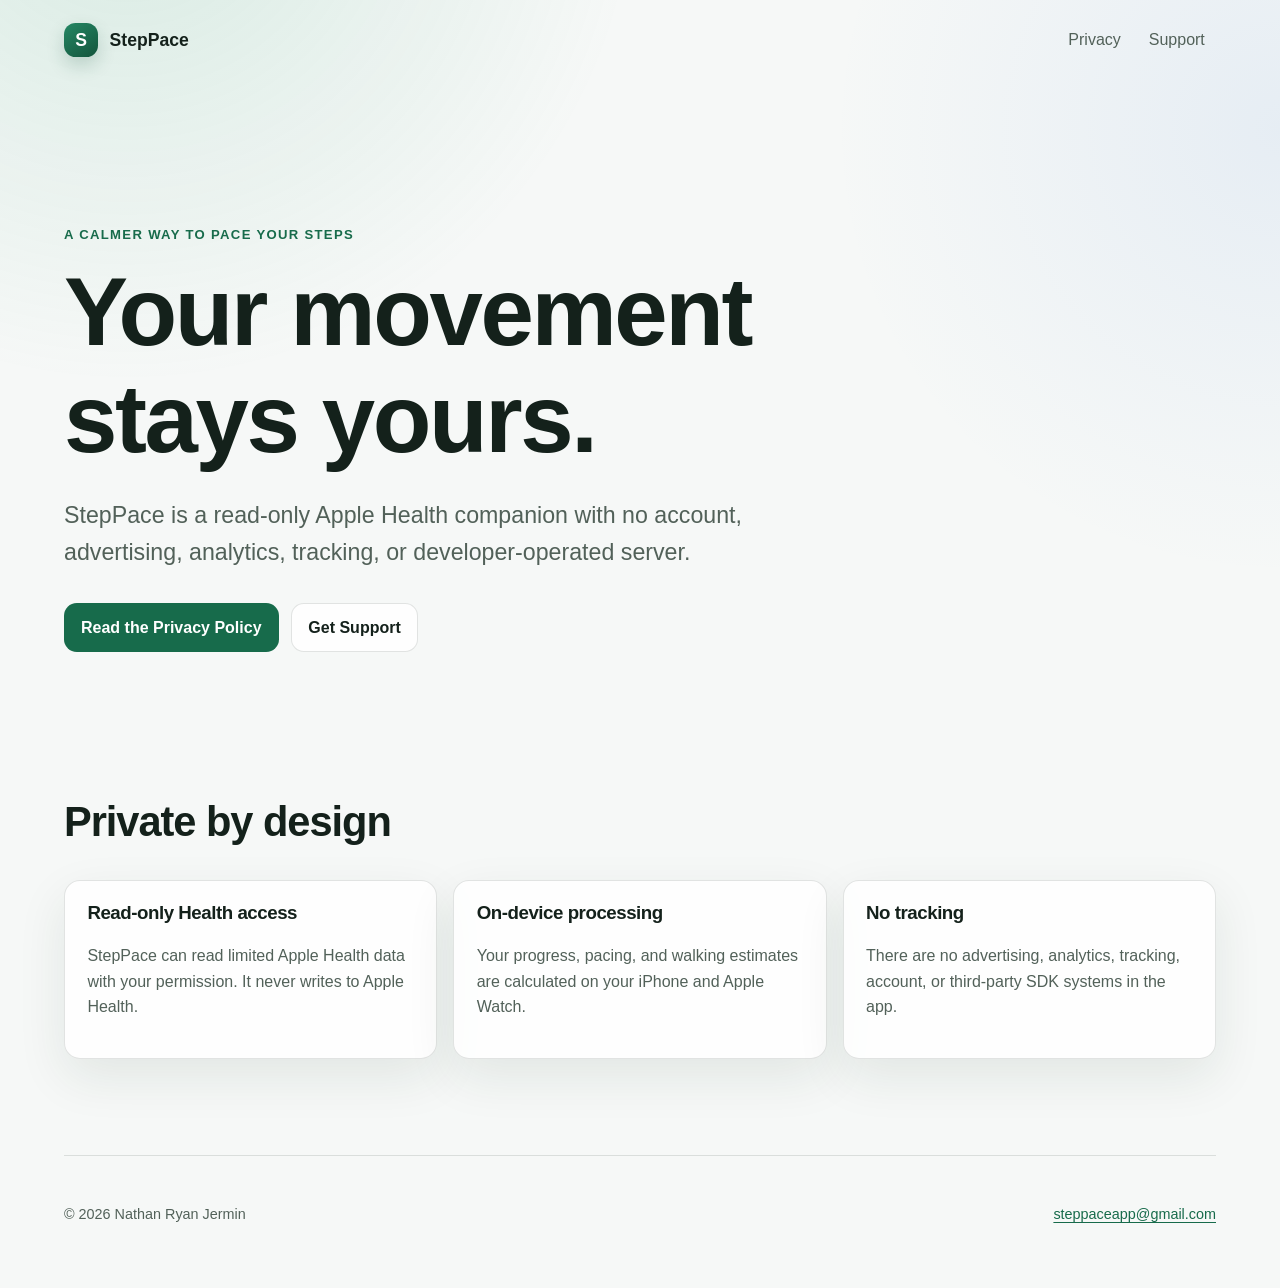
<file: index.html>
<!doctype html>
<html lang="en">
<head>
  <meta charset="utf-8">
  <meta name="viewport" content="width=device-width, initial-scale=1">
  <meta name="description" content="Official privacy and support information for StepPace.">
  <title>StepPace — Privacy and Support</title>
  <link rel="canonical" href="https://nathan-jermin02.github.io/steppace-support/">
  <link rel="stylesheet" href="./assets/styles.css">
</head>
<body>
  <header class="site-header">
    <a class="brand" href="./" aria-label="StepPace home">
      <span class="brand-mark" aria-hidden="true">S</span>
      <span>StepPace</span>
    </a>
    <nav aria-label="Primary">
      <a href="./privacy/">Privacy</a>
      <a href="./support/">Support</a>
    </nav>
  </header>

  <main>
    <section class="hero">
      <p class="eyebrow">A calmer way to pace your steps</p>
      <h1>Your movement stays yours.</h1>
      <p class="lede">StepPace is a read-only Apple Health companion with no account, advertising, analytics, tracking, or developer-operated server.</p>
      <div class="actions">
        <a class="button primary" href="./privacy/">Read the Privacy Policy</a>
        <a class="button secondary" href="./support/">Get Support</a>
      </div>
    </section>

    <section class="principles" aria-labelledby="principles-title">
      <h2 id="principles-title">Private by design</h2>
      <div class="card-grid">
        <article class="card">
          <h3>Read-only Health access</h3>
          <p>StepPace can read limited Apple Health data with your permission. It never writes to Apple Health.</p>
        </article>
        <article class="card">
          <h3>On-device processing</h3>
          <p>Your progress, pacing, and walking estimates are calculated on your iPhone and Apple Watch.</p>
        </article>
        <article class="card">
          <h3>No tracking</h3>
          <p>There are no advertising, analytics, tracking, account, or third-party SDK systems in the app.</p>
        </article>
      </div>
    </section>
  </main>

  <footer>
    <p>© 2026 Nathan Ryan Jermin</p>
    <p><a href="mailto:steppaceapp@gmail.com">steppaceapp@gmail.com</a></p>
  </footer>
</body>
</html>
</file>
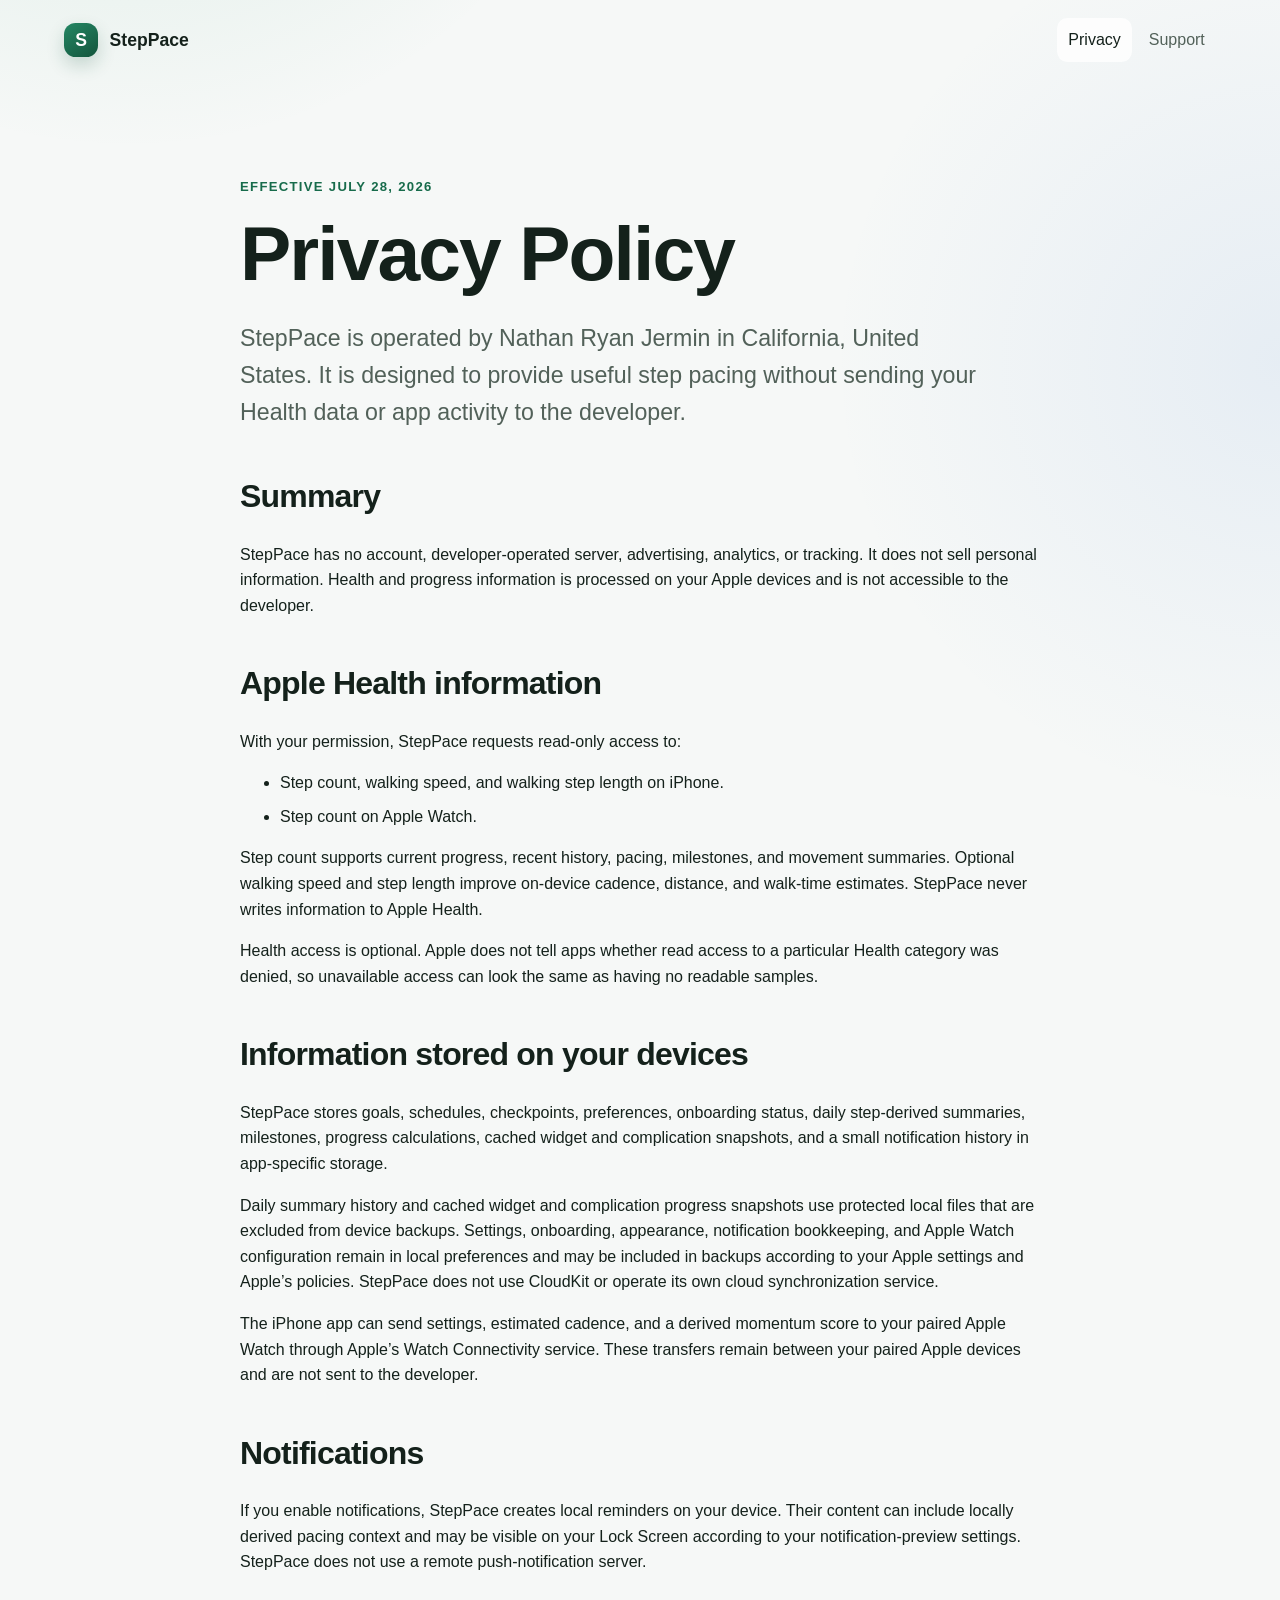
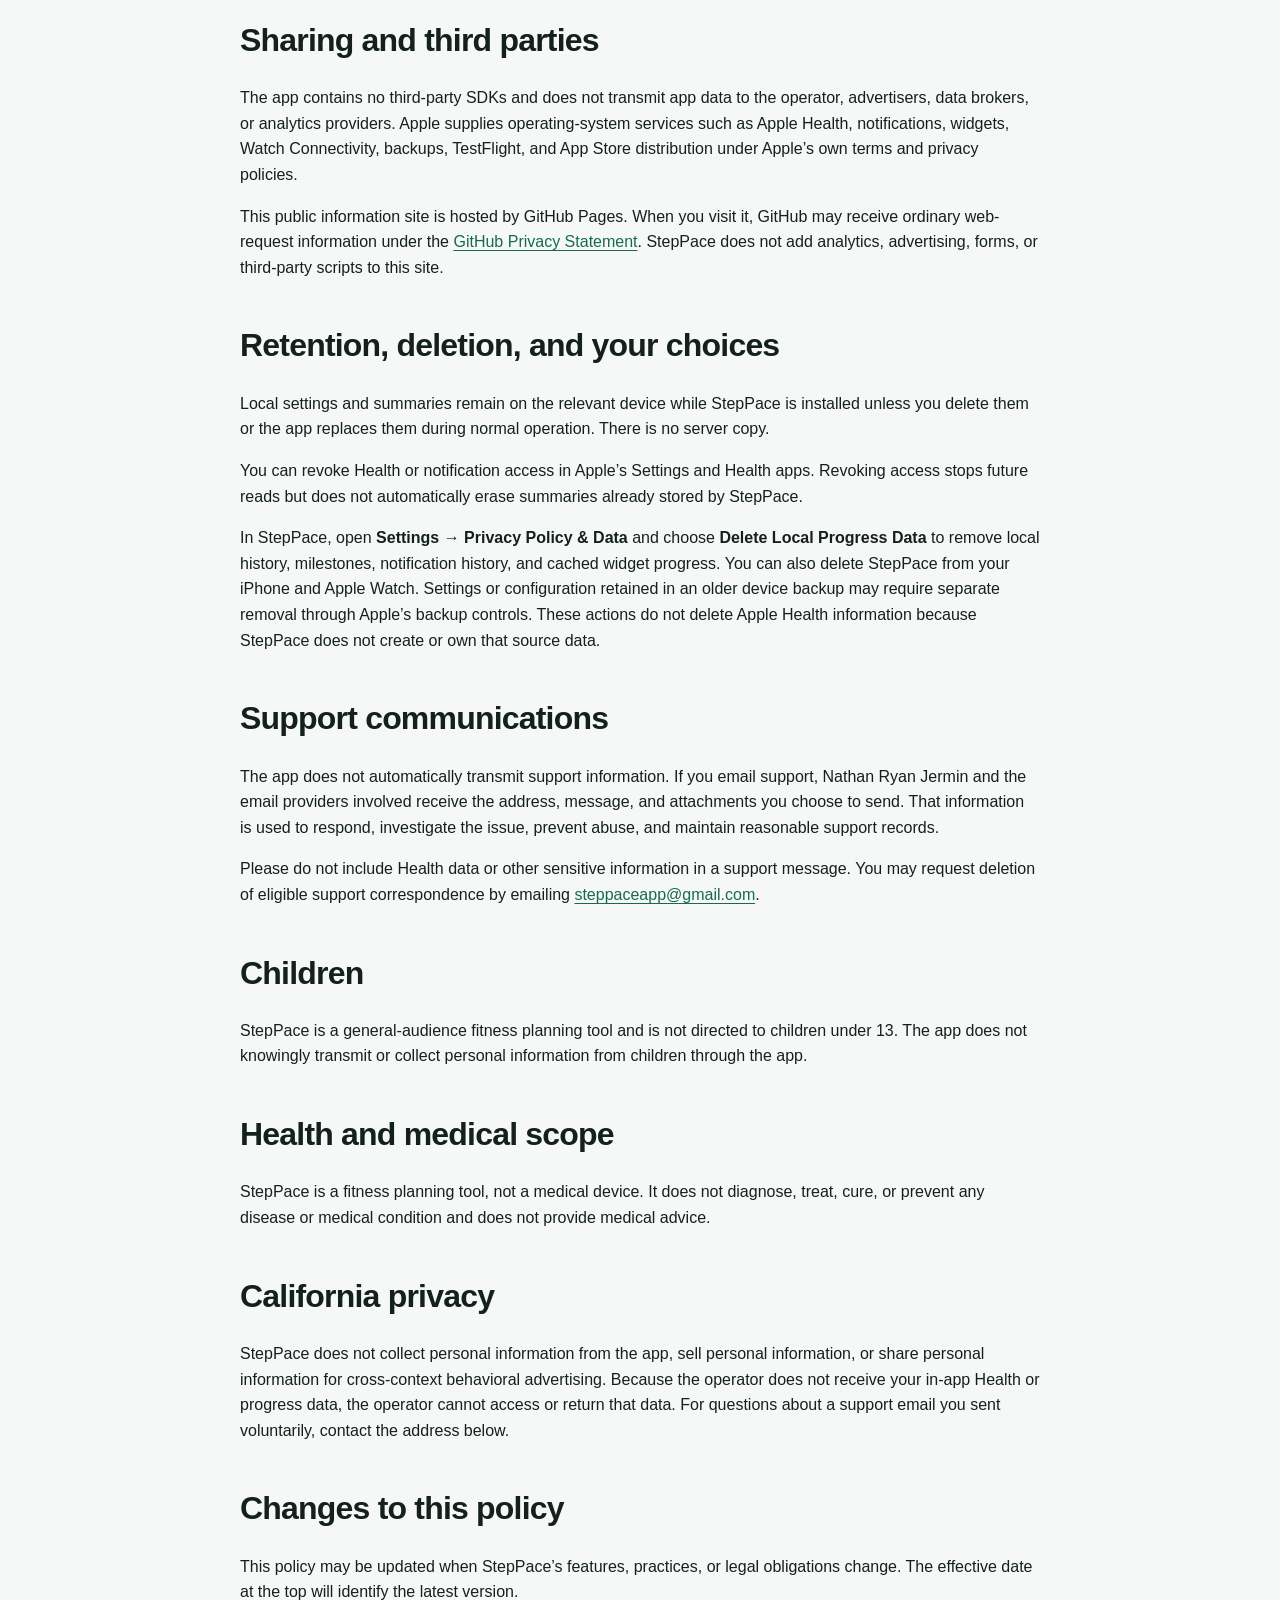
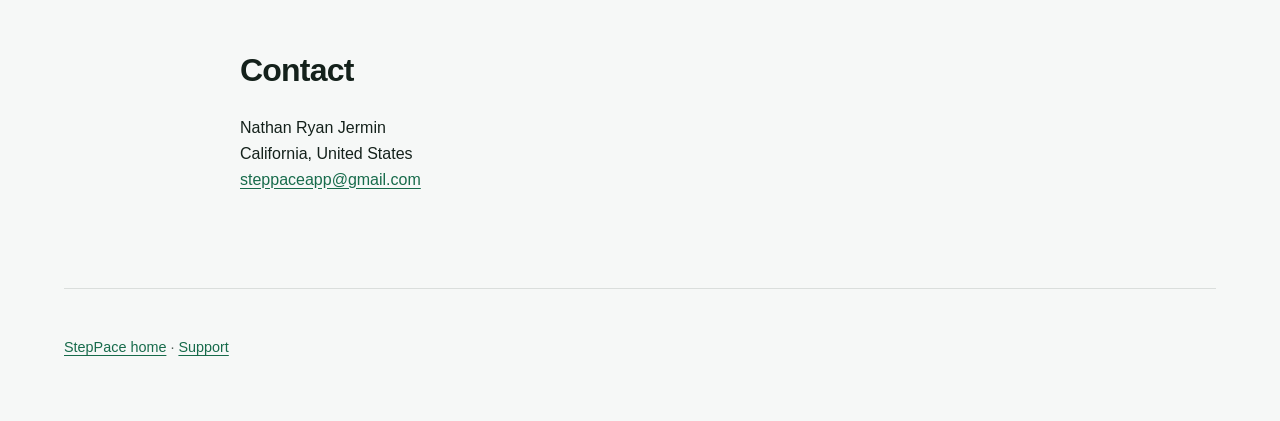
<file: privacy/index.html>
<!doctype html>
<html lang="en">
<head>
  <meta charset="utf-8">
  <meta name="viewport" content="width=device-width, initial-scale=1">
  <meta name="description" content="StepPace Privacy Policy.">
  <title>Privacy Policy — StepPace</title>
  <link rel="canonical" href="https://nathan-jermin02.github.io/steppace-support/privacy/">
  <link rel="stylesheet" href="../assets/styles.css">
</head>
<body>
  <header class="site-header">
    <a class="brand" href="../" aria-label="StepPace home">
      <span class="brand-mark" aria-hidden="true">S</span>
      <span>StepPace</span>
    </a>
    <nav aria-label="Primary">
      <a aria-current="page" href="./">Privacy</a>
      <a href="../support/">Support</a>
    </nav>
  </header>

  <main class="document">
    <p class="eyebrow">Effective July 28, 2026</p>
    <h1>Privacy Policy</h1>
    <p class="lede">StepPace is operated by Nathan Ryan Jermin in California, United States. It is designed to provide useful step pacing without sending your Health data or app activity to the developer.</p>

    <section>
      <h2>Summary</h2>
      <p>StepPace has no account, developer-operated server, advertising, analytics, or tracking. It does not sell personal information. Health and progress information is processed on your Apple devices and is not accessible to the developer.</p>
    </section>

    <section>
      <h2>Apple Health information</h2>
      <p>With your permission, StepPace requests read-only access to:</p>
      <ul>
        <li>Step count, walking speed, and walking step length on iPhone.</li>
        <li>Step count on Apple Watch.</li>
      </ul>
      <p>Step count supports current progress, recent history, pacing, milestones, and movement summaries. Optional walking speed and step length improve on-device cadence, distance, and walk-time estimates. StepPace never writes information to Apple Health.</p>
      <p>Health access is optional. Apple does not tell apps whether read access to a particular Health category was denied, so unavailable access can look the same as having no readable samples.</p>
    </section>

    <section>
      <h2>Information stored on your devices</h2>
      <p>StepPace stores goals, schedules, checkpoints, preferences, onboarding status, daily step-derived summaries, milestones, progress calculations, cached widget and complication snapshots, and a small notification history in app-specific storage.</p>
      <p>Daily summary history and cached widget and complication progress snapshots use protected local files that are excluded from device backups. Settings, onboarding, appearance, notification bookkeeping, and Apple Watch configuration remain in local preferences and may be included in backups according to your Apple settings and Apple’s policies. StepPace does not use CloudKit or operate its own cloud synchronization service.</p>
      <p>The iPhone app can send settings, estimated cadence, and a derived momentum score to your paired Apple Watch through Apple’s Watch Connectivity service. These transfers remain between your paired Apple devices and are not sent to the developer.</p>
    </section>

    <section>
      <h2>Notifications</h2>
      <p>If you enable notifications, StepPace creates local reminders on your device. Their content can include locally derived pacing context and may be visible on your Lock Screen according to your notification-preview settings. StepPace does not use a remote push-notification server.</p>
    </section>

    <section>
      <h2>Sharing and third parties</h2>
      <p>The app contains no third-party SDKs and does not transmit app data to the operator, advertisers, data brokers, or analytics providers. Apple supplies operating-system services such as Apple Health, notifications, widgets, Watch Connectivity, backups, TestFlight, and App Store distribution under Apple’s own terms and privacy policies.</p>
      <p>This public information site is hosted by GitHub Pages. When you visit it, GitHub may receive ordinary web-request information under the <a href="https://docs.github.com/en/site-policy/privacy-policies/github-general-privacy-statement">GitHub Privacy Statement</a>. StepPace does not add analytics, advertising, forms, or third-party scripts to this site.</p>
    </section>

    <section>
      <h2>Retention, deletion, and your choices</h2>
      <p>Local settings and summaries remain on the relevant device while StepPace is installed unless you delete them or the app replaces them during normal operation. There is no server copy.</p>
      <p>You can revoke Health or notification access in Apple’s Settings and Health apps. Revoking access stops future reads but does not automatically erase summaries already stored by StepPace.</p>
      <p>In StepPace, open <strong>Settings → Privacy Policy &amp; Data</strong> and choose <strong>Delete Local Progress Data</strong> to remove local history, milestones, notification history, and cached widget progress. You can also delete StepPace from your iPhone and Apple Watch. Settings or configuration retained in an older device backup may require separate removal through Apple’s backup controls. These actions do not delete Apple Health information because StepPace does not create or own that source data.</p>
    </section>

    <section>
      <h2>Support communications</h2>
      <p>The app does not automatically transmit support information. If you email support, Nathan Ryan Jermin and the email providers involved receive the address, message, and attachments you choose to send. That information is used to respond, investigate the issue, prevent abuse, and maintain reasonable support records.</p>
      <p>Please do not include Health data or other sensitive information in a support message. You may request deletion of eligible support correspondence by emailing <a href="mailto:steppaceapp@gmail.com">steppaceapp@gmail.com</a>.</p>
    </section>

    <section>
      <h2>Children</h2>
      <p>StepPace is a general-audience fitness planning tool and is not directed to children under 13. The app does not knowingly transmit or collect personal information from children through the app.</p>
    </section>

    <section>
      <h2>Health and medical scope</h2>
      <p>StepPace is a fitness planning tool, not a medical device. It does not diagnose, treat, cure, or prevent any disease or medical condition and does not provide medical advice.</p>
    </section>

    <section>
      <h2>California privacy</h2>
      <p>StepPace does not collect personal information from the app, sell personal information, or share personal information for cross-context behavioral advertising. Because the operator does not receive your in-app Health or progress data, the operator cannot access or return that data. For questions about a support email you sent voluntarily, contact the address below.</p>
    </section>

    <section>
      <h2>Changes to this policy</h2>
      <p>This policy may be updated when StepPace’s features, practices, or legal obligations change. The effective date at the top will identify the latest version.</p>
    </section>

    <section>
      <h2>Contact</h2>
      <address>
        Nathan Ryan Jermin<br>
        California, United States<br>
        <a href="mailto:steppaceapp@gmail.com">steppaceapp@gmail.com</a>
      </address>
    </section>
  </main>

  <footer>
    <p><a href="../">StepPace home</a> · <a href="../support/">Support</a></p>
  </footer>
</body>
</html>
</file>
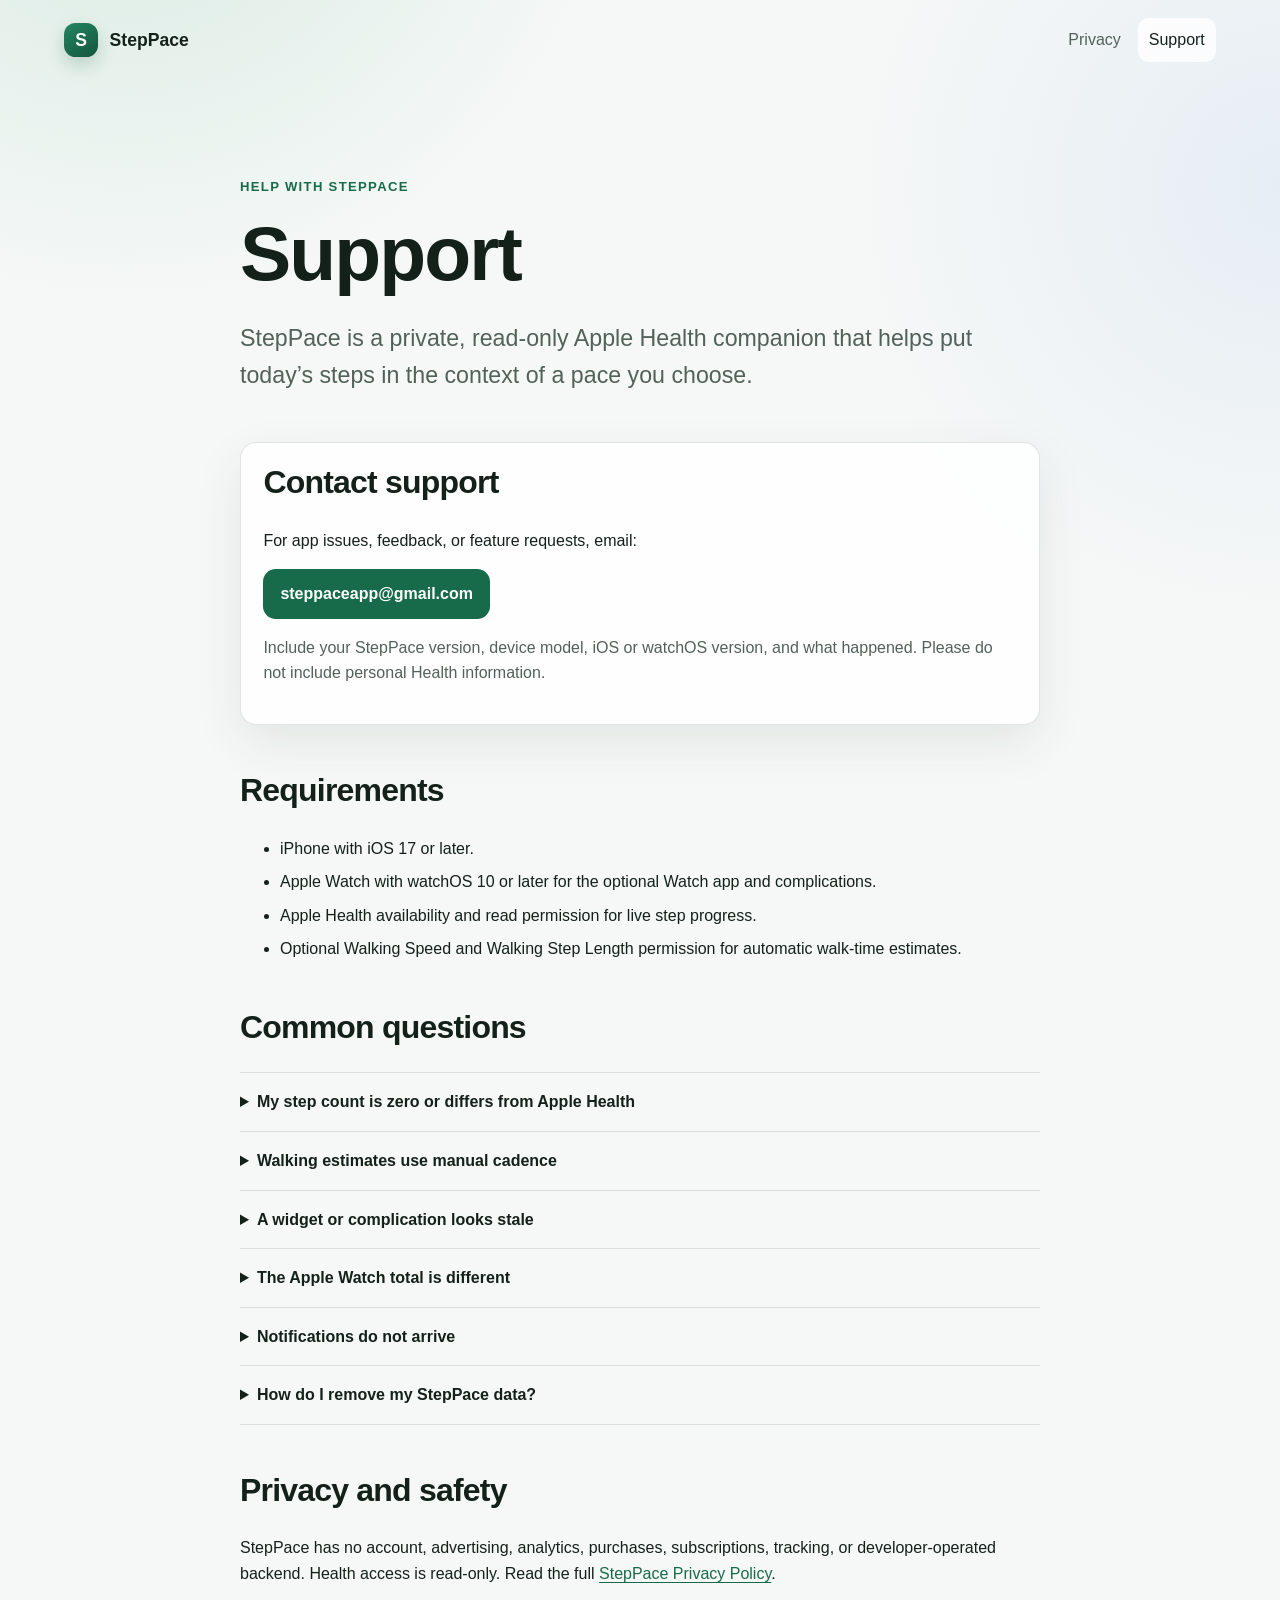
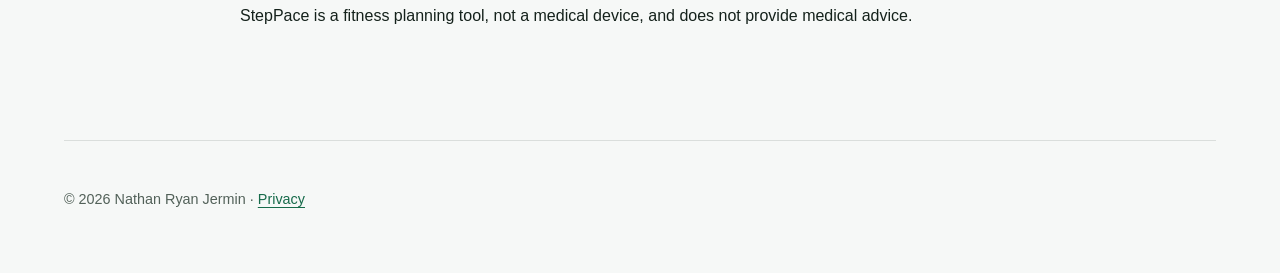
<file: support/index.html>
<!doctype html>
<html lang="en">
<head>
  <meta charset="utf-8">
  <meta name="viewport" content="width=device-width, initial-scale=1">
  <meta name="description" content="Official support information for StepPace.">
  <title>Support — StepPace</title>
  <link rel="canonical" href="https://nathan-jermin02.github.io/steppace-support/support/">
  <link rel="stylesheet" href="../assets/styles.css">
</head>
<body>
  <header class="site-header">
    <a class="brand" href="../" aria-label="StepPace home">
      <span class="brand-mark" aria-hidden="true">S</span>
      <span>StepPace</span>
    </a>
    <nav aria-label="Primary">
      <a href="../privacy/">Privacy</a>
      <a aria-current="page" href="./">Support</a>
    </nav>
  </header>

  <main class="document">
    <p class="eyebrow">Help with StepPace</p>
    <h1>Support</h1>
    <p class="lede">StepPace is a private, read-only Apple Health companion that helps put today’s steps in the context of a pace you choose.</p>

    <section class="contact-card">
      <h2>Contact support</h2>
      <p>For app issues, feedback, or feature requests, email:</p>
      <p><a class="button primary" href="mailto:steppaceapp@gmail.com?subject=StepPace%20Support">steppaceapp@gmail.com</a></p>
      <p class="small">Include your StepPace version, device model, iOS or watchOS version, and what happened. Please do not include personal Health information.</p>
    </section>

    <section>
      <h2>Requirements</h2>
      <ul>
        <li>iPhone with iOS 17 or later.</li>
        <li>Apple Watch with watchOS 10 or later for the optional Watch app and complications.</li>
        <li>Apple Health availability and read permission for live step progress.</li>
        <li>Optional Walking Speed and Walking Step Length permission for automatic walk-time estimates.</li>
      </ul>
    </section>

    <section>
      <h2>Common questions</h2>

      <details>
        <summary>My step count is zero or differs from Apple Health</summary>
        <p>Confirm that Apple Health contains step samples for today. In StepPace, open <strong>Settings → Health</strong> and choose <strong>Request or Refresh Health Access</strong>. You can also choose <strong>Review Health Access in Settings</strong>.</p>
        <p>Apple keeps Health read choices private. StepPace cannot distinguish denied read access from a category with no readable samples.</p>
      </details>

      <details>
        <summary>Walking estimates use manual cadence</summary>
        <p>Automatic cadence requires readable Walking Speed and Walking Step Length samples. Review both rows under <strong>Settings → Health</strong> and refresh access. If either category is unavailable, StepPace safely uses your manual cadence.</p>
      </details>

      <details>
        <summary>A widget or complication looks stale</summary>
        <p>Open StepPace and refresh it. Widgets and complications display cached on-device snapshots because they do not query Apple Health directly. Background delivery and widget refresh timing are controlled by the system and are not guaranteed at exact times.</p>
      </details>

      <details>
        <summary>The Apple Watch total is different</summary>
        <p>The Watch app reads step count directly from Apple Health on the Watch. Confirm Health access for StepPace, open the Watch app, and choose <strong>Try Again</strong> if an error appears. Allow time for Apple Health to reconcile samples between devices.</p>
      </details>

      <details>
        <summary>Notifications do not arrive</summary>
        <p>Review notification access, enabled days, active and quiet hours, cooldown, daily maximum, and reminder toggles in StepPace Settings. Then review <strong>iOS Settings → Notifications → StepPace</strong>. Smart reminders depend on an actual refresh opportunity; a scheduled notification cannot run a Health query when it appears.</p>
      </details>

      <details>
        <summary>How do I remove my StepPace data?</summary>
        <p>Open <strong>StepPace Settings → Privacy Policy &amp; Data</strong> and choose <strong>Delete Local Progress Data</strong>. This removes local history, milestones, notification history, and cached widget progress without changing Apple Health. Deleting the app removes its active local app data; settings retained in an older device backup may require separate removal through Apple’s backup controls.</p>
      </details>
    </section>

    <section>
      <h2>Privacy and safety</h2>
      <p>StepPace has no account, advertising, analytics, purchases, subscriptions, tracking, or developer-operated backend. Health access is read-only. Read the full <a href="../privacy/">StepPace Privacy Policy</a>.</p>
      <p>StepPace is a fitness planning tool, not a medical device, and does not provide medical advice.</p>
    </section>
  </main>

  <footer>
    <p>© 2026 Nathan Ryan Jermin · <a href="../privacy/">Privacy</a></p>
  </footer>
</body>
</html>
</file>
<file: assets/styles.css>
:root {
  color-scheme: light dark;
  --bg: #f6f8f7;
  --surface: rgba(255, 255, 255, 0.82);
  --text: #14211b;
  --muted: #526159;
  --accent: #176b4b;
  --accent-strong: #0f5138;
  --line: rgba(20, 33, 27, 0.12);
  --shadow: 0 18px 50px rgba(17, 54, 38, 0.09);
}

* {
  box-sizing: border-box;
}

html {
  font-family: -apple-system, BlinkMacSystemFont, "Segoe UI", sans-serif;
  line-height: 1.6;
  background: var(--bg);
  color: var(--text);
}

body {
  margin: 0;
  min-height: 100vh;
  background:
    radial-gradient(circle at 10% -10%, rgba(53, 162, 116, 0.16), transparent 32rem),
    radial-gradient(circle at 100% 10%, rgba(69, 128, 211, 0.09), transparent 28rem);
}

a {
  color: var(--accent);
  text-underline-offset: 0.18em;
}

a:focus-visible,
button:focus-visible,
summary:focus-visible {
  outline: 3px solid #ffffff;
  outline-offset: 2px;
  box-shadow: 0 0 0 5px #111111;
  border-radius: 0.25rem;
}

.site-header,
main,
footer {
  width: min(72rem, calc(100% - 2rem));
  margin-inline: auto;
}

.site-header {
  min-height: 5rem;
  display: flex;
  flex-wrap: wrap;
  align-items: center;
  justify-content: space-between;
  gap: 1rem;
}

.brand {
  display: inline-flex;
  align-items: center;
  gap: 0.7rem;
  color: var(--text);
  font-size: 1.1rem;
  font-weight: 720;
  text-decoration: none;
}

.brand-mark {
  display: grid;
  place-items: center;
  width: 2.15rem;
  height: 2.15rem;
  border-radius: 0.72rem;
  color: white;
  background: linear-gradient(145deg, #248764, #14553c);
  box-shadow: 0 8px 18px rgba(20, 85, 60, 0.2);
}

nav {
  display: flex;
  flex-wrap: wrap;
  gap: 0.35rem;
}

nav a {
  color: var(--muted);
  padding: 0.55rem 0.7rem;
  border-radius: 0.65rem;
  text-decoration: none;
}

nav a:hover,
nav a[aria-current="page"] {
  color: var(--text);
  background: var(--surface);
}

.hero {
  padding: clamp(5rem, 12vw, 9rem) 0 clamp(4rem, 9vw, 7rem);
  max-width: 52rem;
}

.eyebrow {
  margin: 0 0 0.8rem;
  color: var(--accent);
  font-size: 0.82rem;
  font-weight: 750;
  letter-spacing: 0.1em;
  text-transform: uppercase;
}

h1,
h2,
h3 {
  line-height: 1.12;
  letter-spacing: -0.025em;
}

h1 {
  margin: 0;
  max-width: 14ch;
  font-size: clamp(3rem, 8vw, 6rem);
}

.lede {
  max-width: 47rem;
  margin: 1.5rem 0 0;
  color: var(--muted);
  font-size: clamp(1.15rem, 2.6vw, 1.45rem);
}

.actions {
  display: flex;
  flex-wrap: wrap;
  gap: 0.8rem;
  margin-top: 2rem;
}

.button {
  display: inline-flex;
  min-height: 2.9rem;
  align-items: center;
  justify-content: center;
  padding: 0.68rem 1rem;
  border: 1px solid transparent;
  border-radius: 0.8rem;
  font-weight: 680;
  text-decoration: none;
}

.button.primary {
  color: white;
  background: var(--accent);
}

.button.primary:hover {
  background: var(--accent-strong);
}

.button.secondary {
  color: var(--text);
  border-color: var(--line);
  background: var(--surface);
}

.principles {
  padding-bottom: 6rem;
}

.principles h2 {
  font-size: clamp(1.8rem, 4vw, 2.6rem);
}

.card-grid {
  display: grid;
  grid-template-columns: repeat(3, minmax(0, 1fr));
  gap: 1rem;
}

.card,
.contact-card {
  padding: 1.4rem;
  border: 1px solid var(--line);
  border-radius: 1rem;
  background: var(--surface);
  box-shadow: var(--shadow);
}

.card h3,
.contact-card h2 {
  margin-top: 0;
}

.card p,
.small {
  color: var(--muted);
}

.document {
  max-width: 50rem;
  padding: clamp(3rem, 8vw, 6rem) 0;
}

.document h1 {
  max-width: none;
  font-size: clamp(2.8rem, 7vw, 4.8rem);
}

.document section {
  margin-top: 3rem;
}

.document h2 {
  font-size: clamp(1.5rem, 4vw, 2rem);
}

.document li + li {
  margin-top: 0.5rem;
}

address {
  font-style: normal;
}

details {
  padding: 1rem 0;
  border-top: 1px solid var(--line);
}

details:last-child {
  border-bottom: 1px solid var(--line);
}

summary {
  cursor: pointer;
  font-weight: 700;
}

footer {
  display: flex;
  justify-content: space-between;
  gap: 1rem;
  padding: 2rem 0 3rem;
  border-top: 1px solid var(--line);
  color: var(--muted);
  font-size: 0.9rem;
}

@media (max-width: 44rem) {
  .site-header {
    align-items: flex-start;
    padding-top: 1rem;
  }

  .card-grid {
    grid-template-columns: 1fr;
  }

  footer {
    display: block;
  }
}

@media (max-width: 28rem) {
  .site-header {
    flex-direction: column;
  }

  nav {
    width: 100%;
  }
}

@media (prefers-reduced-motion: reduce) {
  *,
  *::before,
  *::after {
    scroll-behavior: auto !important;
    transition-duration: 0.01ms !important;
  }
}

@media (prefers-color-scheme: dark) {
  :root {
    --bg: #0d1511;
    --surface: rgba(24, 37, 31, 0.86);
    --text: #edf6f1;
    --muted: #b1c2b9;
    --accent: #79d5ad;
    --accent-strong: #4fbf91;
    --line: rgba(237, 246, 241, 0.14);
    --shadow: 0 18px 50px rgba(0, 0, 0, 0.18);
  }

  .button.primary {
    color: #092218;
  }
}
</file>
